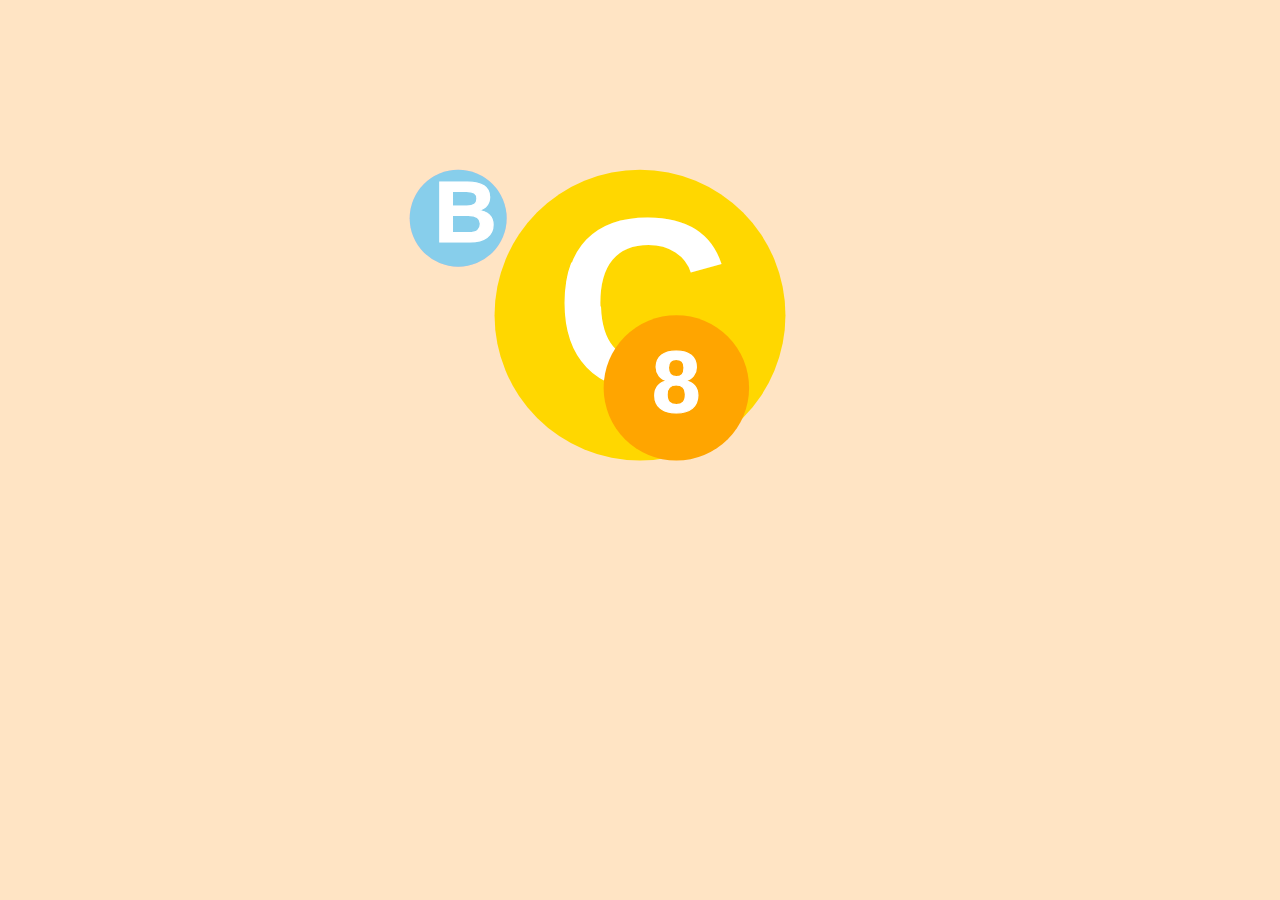
<file: index.html>
<!DOCTYPE html>
<html lang="ja">
<head>
    <meta charset="UTF-8">
    <meta http-equiv="X-UA-Compatible" content="IE=edge">
    <meta name="viewport" content="width=device-width, initial-scale=1.0">
    <title>svgれんしゅう</title>
    <link rel ="stylesheet" href="css/styles.css">
</head>
<body>
  <div class="contents">
    <div class="svg-wrapper">
   <svg width="660" height="660" viewBox="0 0 660 660">

     
     <g class="gold-button">
       <circle cx="330" cy="260" r="120" fill="gold"/>
       <text x="260" y="320"class="gold-text">C</text>
     </g>
     
    <g class="orange-button" id="target3">
      <circle cx="360" cy="320" r="60" fill="orange"/>
      <text x="340" y="340"class="orange-text">8</text>
    </g>
    
    <g class="transparent-button">
     
      <text x="150" y="200"class="transparent-text">BA</text>
    </g>
    
    <g class="pink-button"id="target2" >
       <circle cx="180" cy="180" r="40" fill="pink"/>
       <text x="160" y="200"class="pink-text">1</text>
    </g>
   
    
    <g class="skyblue-button" id="target1">
       <circle cx="180" cy="180" r="40" fill="skyblue"/>
       <text x="160" y="200"class="skyblue-text"id="text1">B</text>
    </g>
  
   </svg>
  </div>
</div>

   <script>
     ['target1', 'target2', 'target3'].forEach((target) => {
  document.getElementById(target).addEventListener('click', function() {

    this.classList.toggle('moved');
  });
});

     document.getElementById('target1').addEventListener('click', function update() {
         document.getElementById('text1').textContent = '2';
         
         
  });

   



    // (function() {
    //   'use strict';

    //   document.getElementById('target1').addEventListener('click', function() {
    //     this.setAttribute('pink-text', 'pink-button moved');
    //     this.classList.toggle('moved1');
    //   });
    // })();
   
  </script>
</body>
</html>
</file>
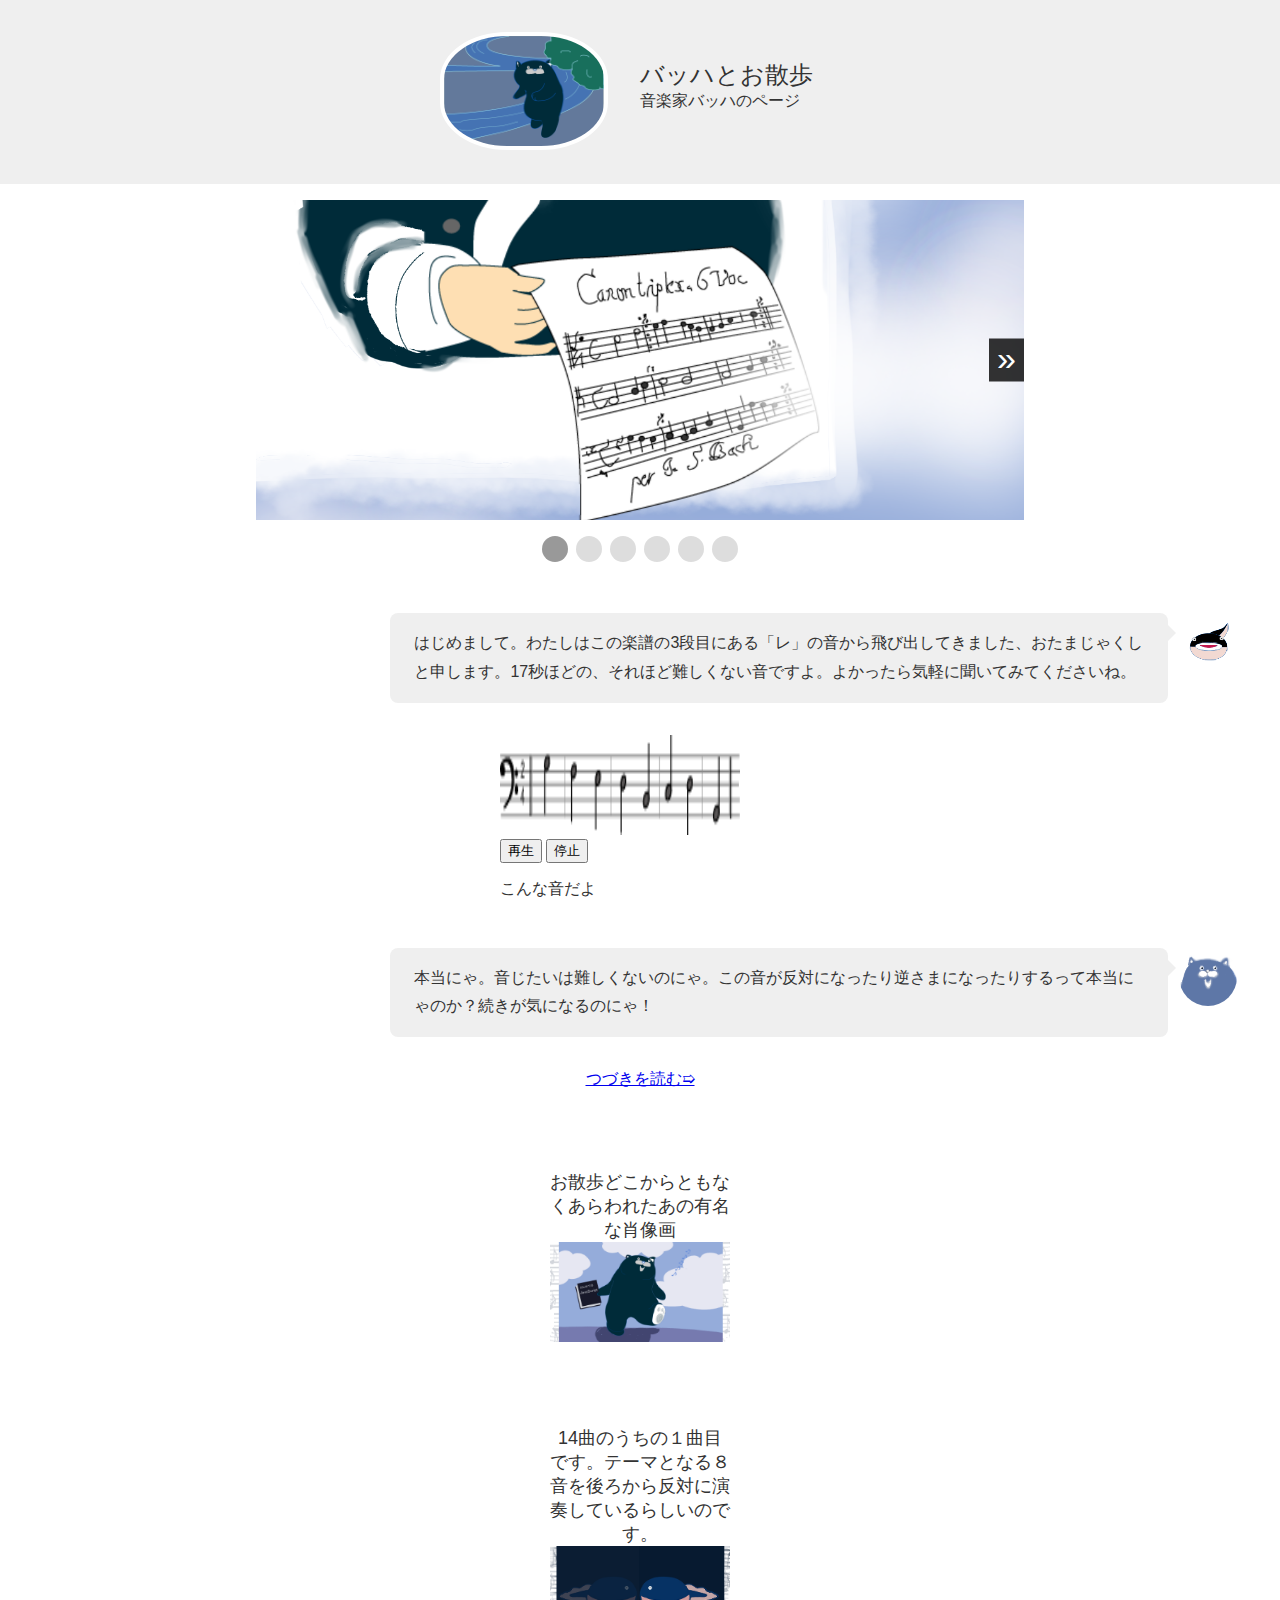
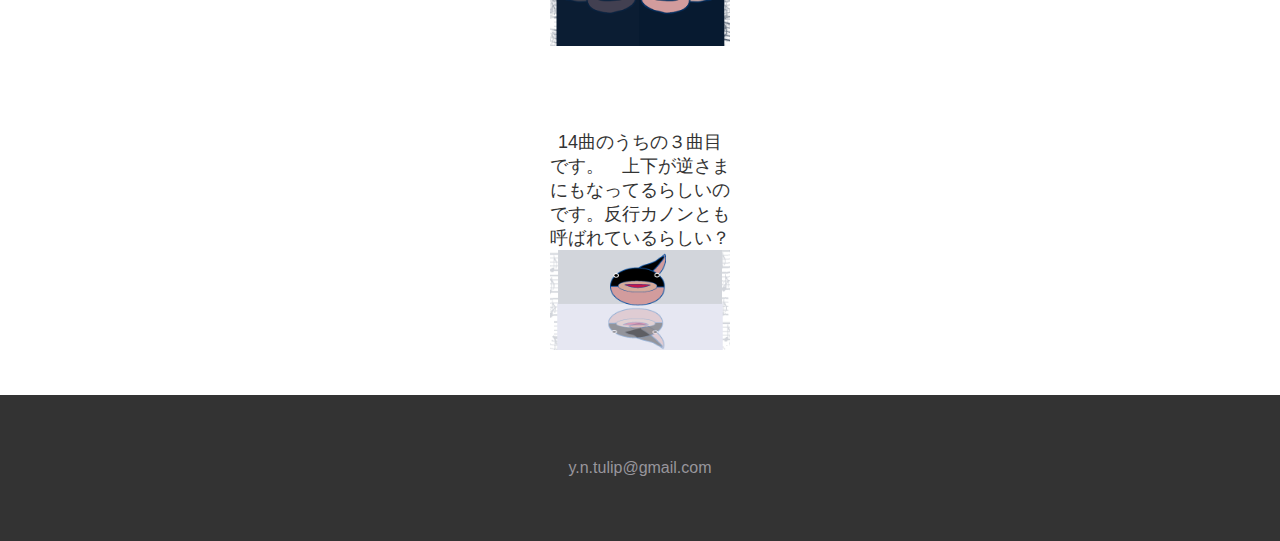
<file: page2/index.html>
<!DOCTYPE html>
<html lang="ja">
  <head>
    <meta charset="UTF-8">
    <meta http-equiv="X-UA-Compatible" content="IE=edge">
    <meta name="viewport" content="width=device-width, initial-scale=1.0">
    <title>My Carousel</title>
    <link rel="stylesheet" href="css/style.css">
  </head>
  <body>
    <header>
      <div class="container1">
        <div class="icon">
          <img src="img\neko.top.gif" width="160" height="110" alt="ゆきにゃあのお散歩アイコンです"> 
        </div>
        <div class="info">
          <h1>バッハとお散歩</h1>
          <p>音楽家バッハのページ</p> 
        </div>
      </div>
    </header>
    
    <section class="carousel">
      <div class="container">
        <ul>
          <li><img src="img/pic5.png"></li>
          <li><img src="img/pic6.png"></li>
          <li><img src="img/pic7.png"></li>
          <li><img src="img/pic8.png"></li>
          <li><img src="img/pic9.png"></li>
          <li><img src="img/pic10.png"></li>
        </ul>
        
        <button id="prev">&laquo;</button>
        <button id="next">&raquo;</button>
      </div>
      
      <nav>
      </nav>
    </section>
    
    
    <div class="fukidasi-container">
      <ul class="messages">
        
        <li class="right-side">
          <div class="pic">
            <img src="img/otamajakusi.a.png">
          </div>
          <div class="text">
            はじめまして。わたしはこの楽譜の3段目にある「レ」の音から飛び出してきました、おたまじゃくしと申します。17秒ほどの、それほど難しくない音ですよ。よかったら気軽に聞いてみてくださいね。
          </div>
        </li>
        
      </ul>
    </div>
    
<!-- オーディオ -->
<div class="works-score">
  <!-- <div class="image3"> -->
        <img src="img/score.canon.1.simplex.gif"  width="240" height="100" alt="バッハ「１４のカノン」のテーマとなる８音イメージ画像です">
  
      <audio id="audio" preload="auto">
           <source src="img/canon1.simplex.mp3" type="audio/mp3">
           <p>※ご利用のブラウザでは再生することができません。</p>
      </audio>
            <input type="button" onclick="audioPlay()" value="再生">
            <input type="button" onclick="audioPause()" value="停止"> 
            <p>こんな音だよ</p>
   </div>
</div>

  
    <!-- <section class="works-score">
      <h1>「１４のカノン」テーマとなる８音
      <img src="img\score.canon.1.simplex.gif" width="240" 　　　height="100" alt="バッハ「１４のカノン」のテーマとなる８音イメージ画像です"></h1>
      
　　　　<h1>「１４のカノン」のテーマとなる８音
        バッハがこちらに向かって差し出してる楽譜の一番下に書いてある音でもあります</h1>

      
      <figure>
        <figcaption>こんな音だよ</figcaption>
        <audio
        controls
        src="img\canon1.simplex.mp3">
        Your browser does not support the
        <code>audio</code> element.
      </audio>
    </figure>
  </section>    -->
  
  
  
  
  <div class="fukidasi-container">
    <ul class="messages">
      
      <li class="right-side">
        <div class="pic">
          <img src="img\neko.icon.png">
        </div>
        <div class="text">
          本当にゃ。音じたいは難しくないのにゃ。この音が反対になったり逆さまになったりするって本当にゃのか？続きが気になるのにゃ！
        </div>
      </li>
      
    </ul>
  </div>


  <!-- つづきを読むリンク -->
  <section class="works">
    <a href="../page3/index.html">つづきを読む➯</a>
   </section>


  <section class="works">
    <h1>お散歩どこからともなくあらわれたあの有名な肖像画</h1>
    <a href="../index.html"><img src="img\button1.png" width="180" height="100" alt="肖像画の手元の画像です"></a>
  </section>

  <section class="works">
    <h1>14曲のうちの１曲目です。テーマとなる８音を後ろから反対に演奏しているらしいのです。</h1>
    <a href="../page3/index.html"><img src="img\button.3.png" width="180" height="100" alt="カニのような楽譜イメージ画像です"></a>
  </section>

  <section class="works">
    <h1>14曲のうちの３曲目です。　上下が逆さまにもなってるらしいのです。反行カノンとも呼ばれているらしい？</h1>
    <a href="../page4/index.html"><img src="img\button.4.png" width="180" height="100" alt="上下逆の楽譜イメージ画像です"></a>
  </section>
　
  <footer>
    <li class="footer-text">y.n.tulip@gmail.com</li>
  </footer>

  <script src="js/main.js"></script>
</body>
</html>
</file>
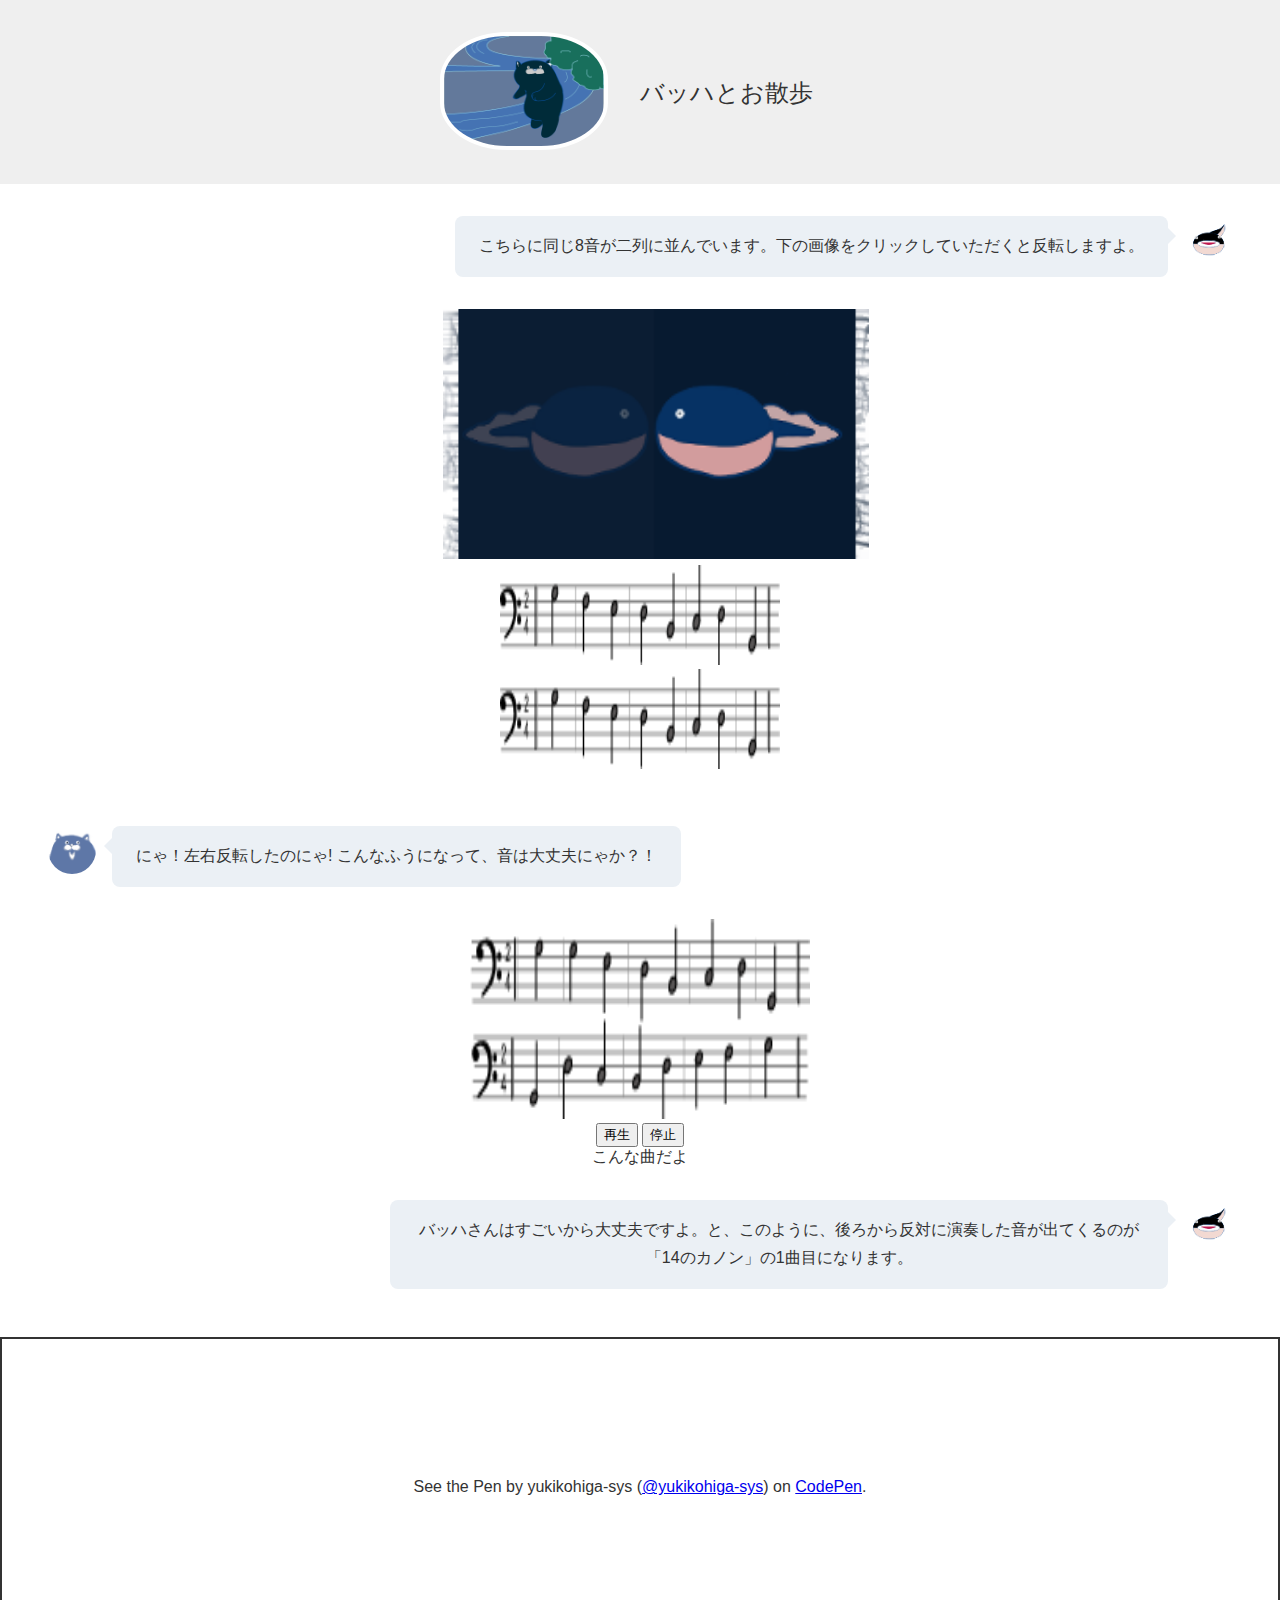
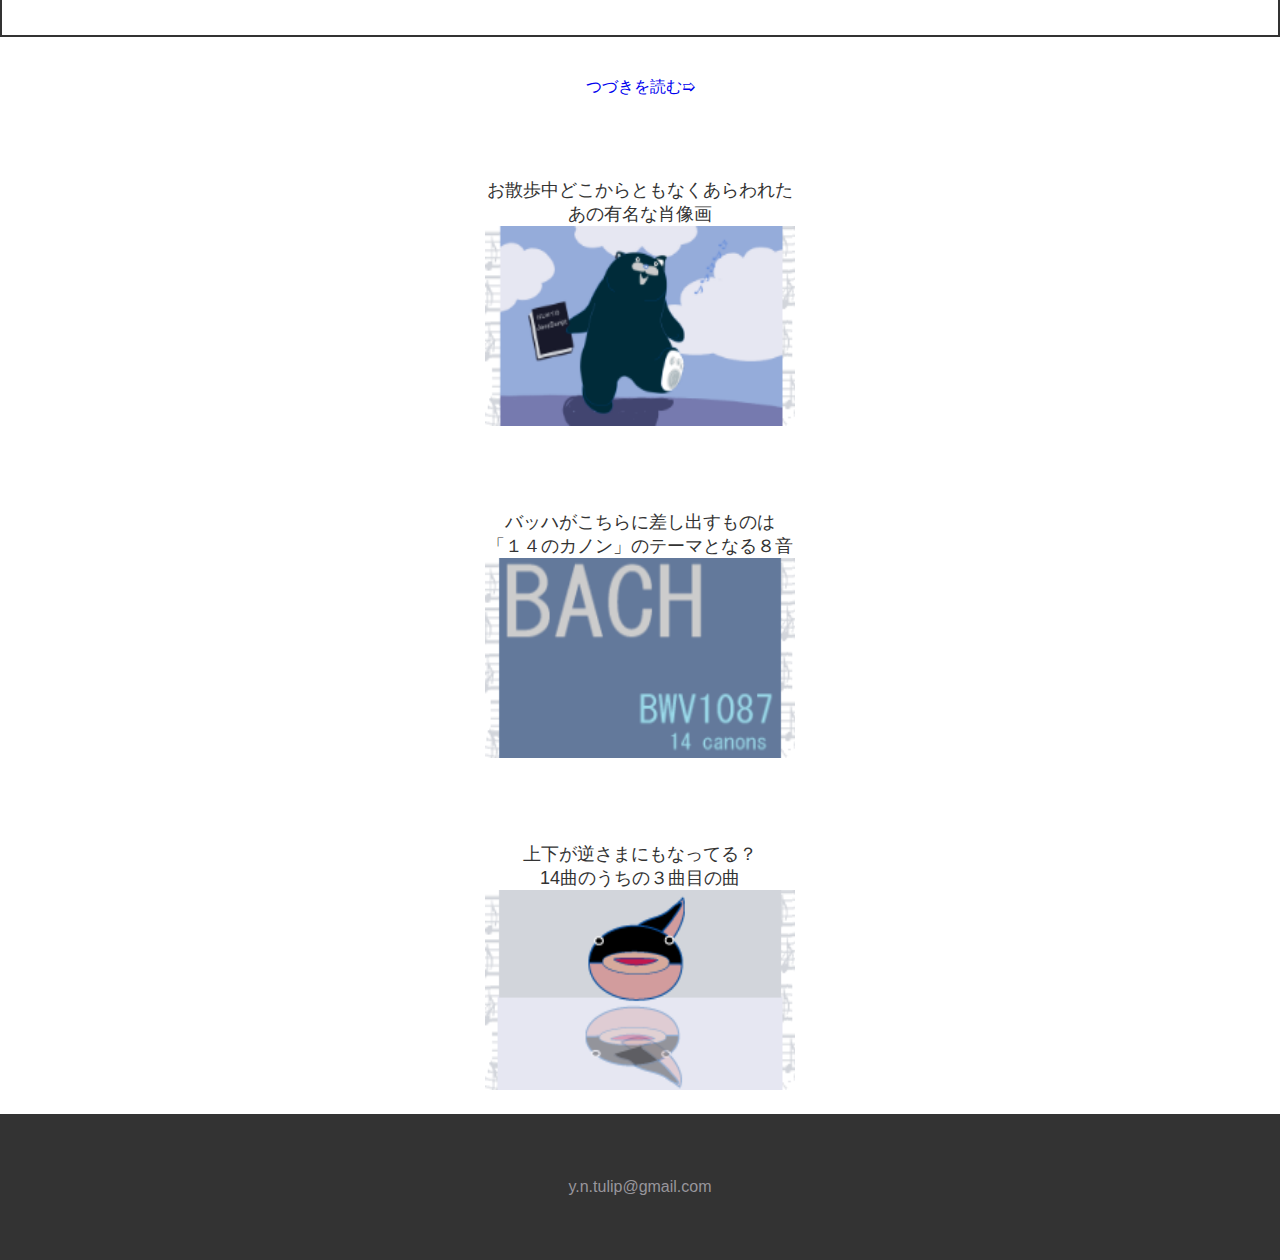
<file: page3/index.html>
<!DOCTYPE html>
<html lang="ja">
<head>
  <meta charset="UTF-8">
  <meta http-equiv="X-UA-Compatible" content="IE=edge">
  <meta name="viewport" content="width=device-width, initial-scale=1.0">
  <title>14のカノンの3曲目</title>
  <link rel="stylesheet" href="css/style.css">
</head>
  <body>
    <header>
        <div class="container1">
           <div class="icon">
              <img src="img\neko.top.gif" width="160" height="110" alt="ゆきにゃあのお散歩アイコンです"> 
           </div>
        <div class="info">
              <h1>バッハとお散歩</h1>
              <!-- <p>音楽家バッハのページ</p>  -->
      <!--<ul> --   
              </ul> -->
          </div>
        </div>
      </header>
      
      <div class="fukidasi-container">
         <ul class="messages">
        
            <li class="right-side">
               <div class="pic">
                 <img src="img/otamajakusi.a.png">
               </div>
                <div class="text">
                 こちらに同じ8音が二列に並んでいます。下の画像をクリックしていただくと反転しますよ。
            </div>
            </li>
        </ul>
    </div>
    
  <!-- 動くスタイル -->
  <div class="container2"id="target1">
     <div class="works-move">
    　　<img src="img\button.3.png" 
    　　width="342" height="250" alt="楽譜イメージ画像です"> 
     </div>
     <div>
        <img src="img\score.canon.1.simplex.gif" width="280" height="100" alt="楽譜イメージ画像です">
     </div>
  </div>
   <section class="works-move"id="target2">
        <img src="img\score.canon.1.simplex.gif" width="280" height="100" alt="楽譜イメージ画像です">
  </section>

    <!-- ふきだし -->
　　<div class="fukidasi-container">
       <ul class="messages">
      
          <li class="left-side">
             <div class="pic">
               <img src="img/neko.icon.png">
             </div>
              <div class="text">
               にゃ！左右反転したのにゃ! こんなふうになって、音は大丈夫にゃか？！
          </div>
          </li>
      </ul>
  </div>
    

<!-- 音が出る楽譜あたり -->
<div class="works">
            <img src="img/score.a.2-thumbnail2.gif"  width="340" height="200" alt="14のカノンの1曲目の楽譜イメージ画像です">
       

<div class="works">
   <audio id="audio" preload="auto">
               <source src="img/canon14.1.mp3" type="audio/mp3">
               <p>※ご利用のブラウザでは再生することができません。</p>
        </audio>
  <input type="button" onclick="audioPlay()" value="再生">
  <input type="button" onclick="audioPause()" value="停止"><li>こんな曲だよ</li> 

</div>

    



<div class="fukidasi-container">
    <ul class="messages">
      
      <li class="right-side">
        <div class="pic">
          <img src="img\otamajakusi.a.png">
        </div>
        <div class="text">
          バッハさんはすごいから大丈夫ですよ。と、このように、後ろから反対に演奏した音が出てくるのが「14のカノン」の1曲目になります。
        </div>
      </li>

    </ul>
  </div>

  <section class="works">
    <p class="codepen" data-height="300" data-theme-id="light" data-default-tab="js" data-slug-hash="JjNaBMx" data-user="yukikohiga-sys" style="height: 300px; box-sizing: border-box; display: flex; align-items: center; justify-content: center; border: 2px solid; margin: 1em 0; padding: 1em;">
      <span>See the Pen <a href="https://codepen.io/yukikohiga-sys/pen/JjNaBMx">
      </a> by yukikohiga-sys (<a href="https://codepen.io/yukikohiga-sys">@yukikohiga-sys</a>)
      on <a href="https://codepen.io">CodePen</a>.</span>
    </p>
    <script async src="https://cpwebassets.codepen.io/assets/embed/ei.js"></script>
    
  </section>



<!-- つづきを読むリンク -->
<section class="next-button">
  <a href="../page4/index.html">つづきを読む➯</a>
 </section>





  <section class="works">
    <h1>お散歩中どこからともなくあらわれた<br>あの有名な肖像画</h1>
    <a href="../index.html"><img src="img\button1.png" width="310" height="200" alt="肖像画の手元の画像です"></a>
  </section>

<section class="works">
  <h1>バッハがこちらに差し出すものは<br>「１４のカノン」のテーマとなる８音</h1>
  <a href="../page2/index.html"><img src="img\button2.png" width="310" height="200" alt="肖像画の手元の画像です"></a>
</section>

<section class="works">
  <h1>上下が逆さまにもなってる？<br>14曲のうちの３曲目の曲</h1>
  <a href="../page4/index.html"><img src="img\button.4.png" width="310" height="200" alt="上下逆さまの楽譜イメージです"></a>
</section>

<script src="myscript.js"></script>

<footer>
  <li class="footer-text">y.n.tulip@gmail.com</li>
</footer>

</body>

</html>
</file>
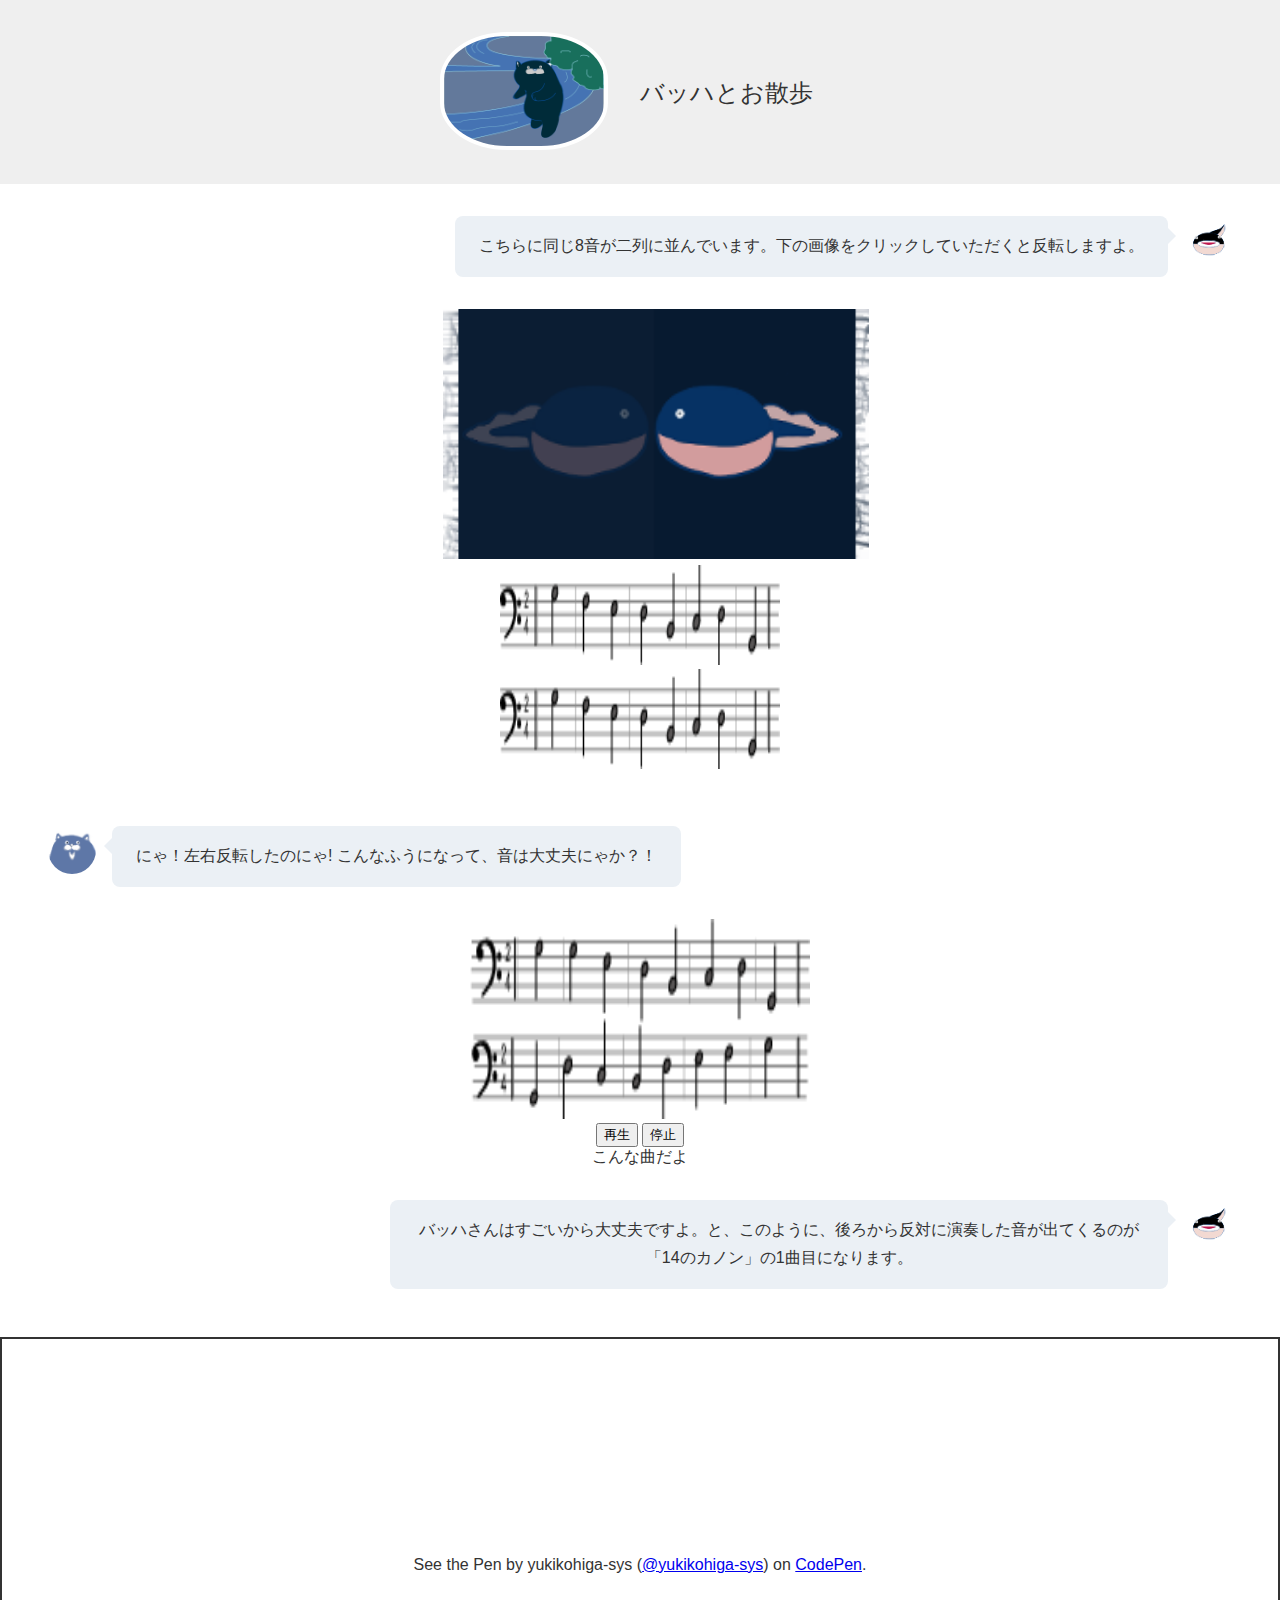
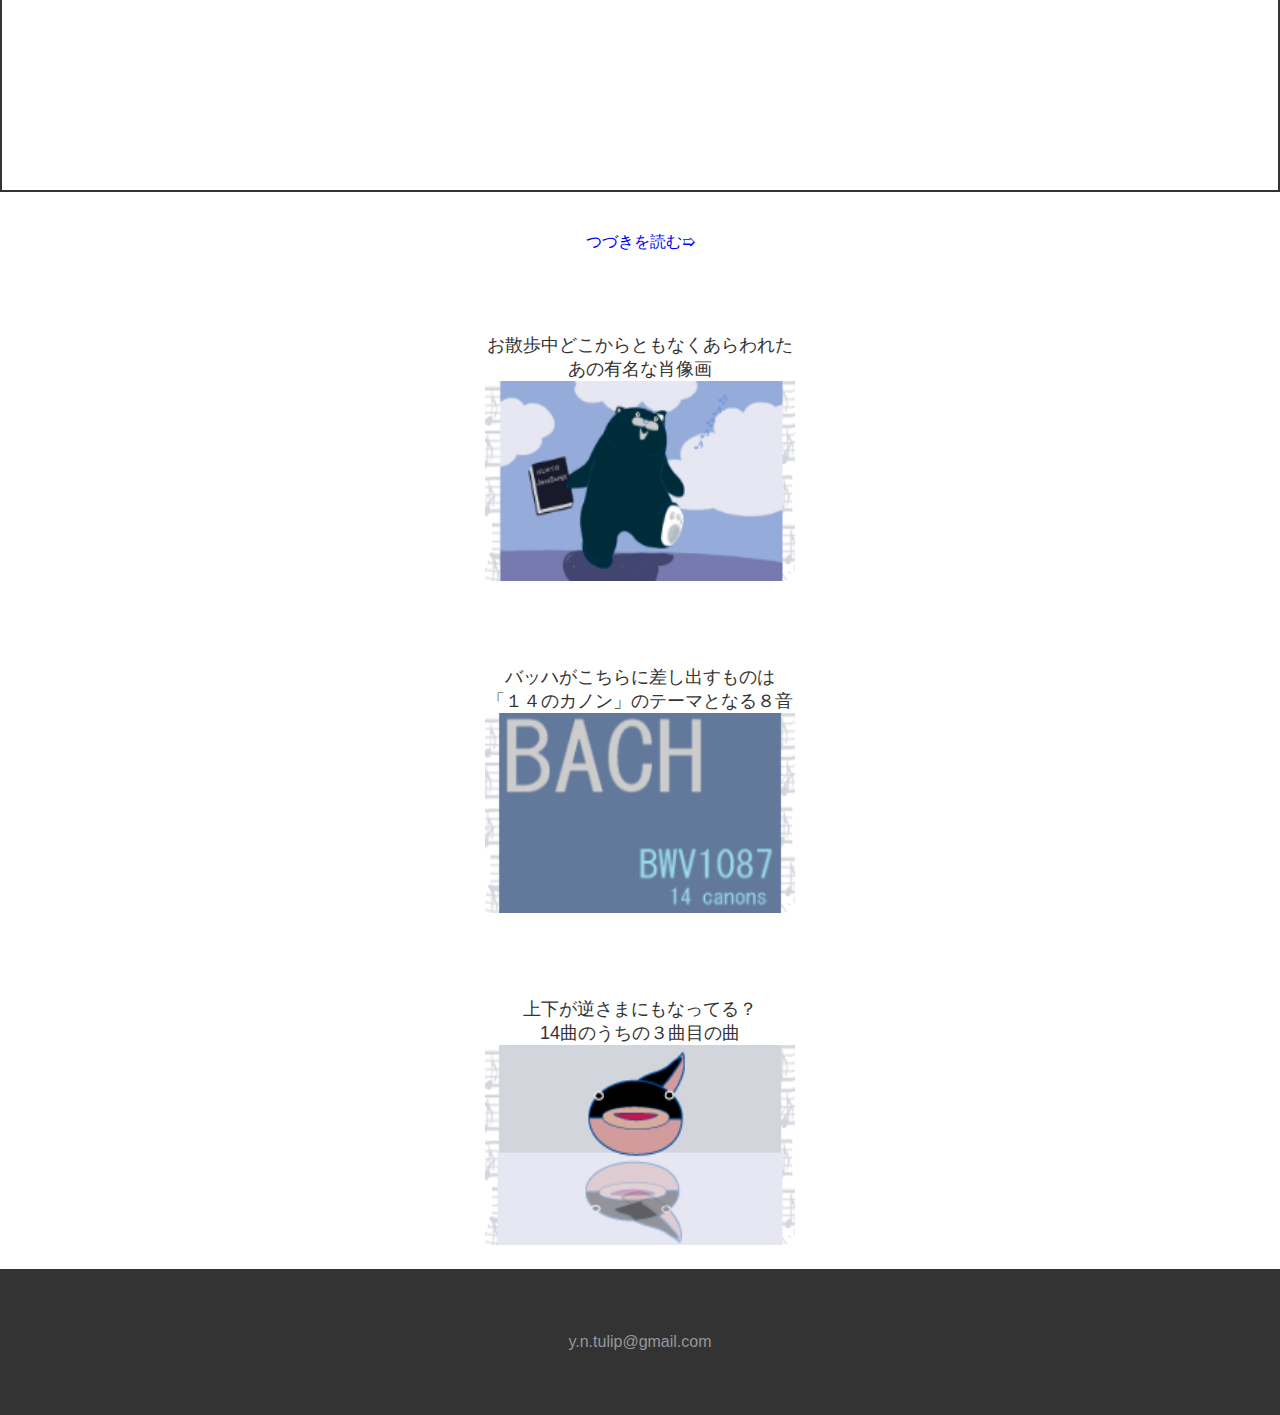
<file: page4/index.html>
<!DOCTYPE html>
<html lang="ja">
<head>
  <meta charset="UTF-8">
  <meta http-equiv="X-UA-Compatible" content="IE=edge">
  <meta name="viewport" content="width=device-width, initial-scale=1.0">
  <title>14のカノンの3曲目</title>
  <link rel="stylesheet" href="css/style.css">
</head>
  <body>
    <header>
        <div class="container1">
           <div class="icon">
              <img src="img\neko.top.gif" width="160" height="110" alt="ゆきにゃあのお散歩アイコンです"> 
           </div>
        <div class="info">
              <h1>バッハとお散歩</h1>
              <!-- <p>音楽家バッハのページ</p>  -->
      <!--<ul> --   
              </ul> -->
          </div>
        </div>
      </header>
      
      <div class="fukidasi-container">
         <ul class="messages">
        
            <li class="right-side">
               <div class="pic">
                 <img src="img/otamajakusi.a.png">
               </div>
                <div class="text">
                 こちらに同じ8音が二列に並んでいます。下の画像をクリックしていただくと反転しますよ。
            </div>
            </li>
        </ul>
    </div>
    
  <!-- 動くスタイル -->
  <div class="container2"id="target1">
     <div class="works-move">
    　　<img src="img\button.3.png" 
    　　width="342" height="250" alt="楽譜イメージ画像です"> 
     </div>
     <div>
        <img src="img\score.canon.1.simplex.gif" width="280" height="100" alt="楽譜イメージ画像です">
     </div>
  </div>
   <section class="works-move"id="target2">
        <img src="img\score.canon.1.simplex.gif" width="280" height="100" alt="楽譜イメージ画像です">
  </section>

    <!-- ふきだし -->
　　<div class="fukidasi-container">
       <ul class="messages">
      
          <li class="left-side">
             <div class="pic">
               <img src="img/neko.icon.png">
             </div>
              <div class="text">
               にゃ！左右反転したのにゃ! こんなふうになって、音は大丈夫にゃか？！
          </div>
          </li>
      </ul>
  </div>
    

<!-- 音が出る楽譜あたり -->
<div class="works">
            <img src="img/score.a.2-thumbnail2.gif"  width="340" height="200" alt="14のカノンの1曲目の楽譜イメージ画像です">
       

<div class="works">
   <audio id="audio" preload="auto">
               <source src="img/canon14.1.mp3" type="audio/mp3">
               <p>※ご利用のブラウザでは再生することができません。</p>
        </audio>
  <input type="button" onclick="audioPlay()" value="再生">
  <input type="button" onclick="audioPause()" value="停止"><li>こんな曲だよ</li> 

</div>

    



<div class="fukidasi-container">
    <ul class="messages">
      
      <li class="right-side">
        <div class="pic">
          <img src="img\otamajakusi.a.png">
        </div>
        <div class="text">
          バッハさんはすごいから大丈夫ですよ。と、このように、後ろから反対に演奏した音が出てくるのが「14のカノン」の1曲目になります。
        </div>
      </li>

    </ul>
  </div>

  <section class="works">
    <p class="codepen" data-height="455" data-theme-id="light" data-default-tab="html,result" data-slug-hash="JjNaBMx" data-preview="true" data-user="yukikohiga-sys" style="height: 455px; box-sizing: border-box; display: flex; align-items: center; justify-content: center; border: 2px solid; margin: 1em 0; padding: 1em;">
      <span>See the Pen <a href="https://codepen.io/yukikohiga-sys/pen/JjNaBMx">
      </a> by yukikohiga-sys (<a href="https://codepen.io/yukikohiga-sys">@yukikohiga-sys</a>)
      on <a href="https://codepen.io">CodePen</a>.</span>
    </p>
    <script async src="https://cpwebassets.codepen.io/assets/embed/ei.js"></script>
    
  </section>



<!-- つづきを読むリンク -->
<section class="next-button">
  <a href="../page4/index.html">つづきを読む➯</a>
 </section>





  <section class="works">
    <h1>お散歩中どこからともなくあらわれた<br>あの有名な肖像画</h1>
    <a href="../index.html"><img src="img\button1.png" width="310" height="200" alt="肖像画の手元の画像です"></a>
  </section>

<section class="works">
  <h1>バッハがこちらに差し出すものは<br>「１４のカノン」のテーマとなる８音</h1>
  <a href="../page2/index.html"><img src="img\button2.png" width="310" height="200" alt="肖像画の手元の画像です"></a>
</section>

<section class="works">
  <h1>上下が逆さまにもなってる？<br>14曲のうちの３曲目の曲</h1>
  <a href="../page4/index.html"><img src="img\button.4.png" width="310" height="200" alt="上下逆さまの楽譜イメージです"></a>
</section>

<script src="myscript.js"></script>

<footer>
  <li class="footer-text">y.n.tulip@gmail.com</li>
</footer>

</body>

</html>
</file>
<file: css/styles.css>
body {
    margin-top:0;
    padding: 0;
    text-align: center;
    background-color: bisque;
  }

  .contents {
    max-width: 800px;
    margin: auto;
}
.svg-wrapper {
    position: relative;
    width: 100%;
    padding-top: 100%; /* SVG高さ / SVG幅 * 100 */
}
.svg-wrapper svg {
    position: absolute;
    top: 0;
    left: 0;
    width: 100%;
    height: 100%;
}

/* .gold-button{
   position: absolute; 
} */
.transparent-text{
  font-size: 42px;
  font-weight: medium;
  font-family: Arial;
  fill: #fff;
  stroke: #fff;
  cursor: pointer;
  
}

.orange-text {
  font-size: 72px;
  font-weight: bold;
  font-family: Arial;
  fill: #fff;
  stroke: #fff;
  cursor: pointer;
  }

.gold-text {
    font-size: 200px;
    font-weight: bold;
    font-family: Arial;
    fill: #fff;
    stroke: #fff;
    animation: text-move 3s ease-out;
    stroke-dasharray: 300;
  }

.pink-text {
    font-size: 72px;
    font-weight: bold;
    font-family: Arial;
    
    fill: #fff;
    stroke: #fff;
    /* transition: transform ease-out 1s; */
    cursor: pointer;
  }

  .skyblue-text {
    font-size: 72px;
    font-weight: bold;
    font-family: Arial;
    fill: #fff;
    stroke: #fff;
    /* transition: transform ease-out 1s; */
    cursor: pointer;
  }
  
  .skyblue-button.moved{
    transform: translateX(-80px);
    transition: transform ease-out 1s; 
  }
  
  .pink-button.moved {
    transform: translateX(80px);
    transition: transform ease-out 1s; 
  }
  .orange-button.moved {
    transform: translateX(120px);
    transition: transform ease-out 1s; 
  }
</file>
<file: page2/css/style.css>
body {
    /* background-color: pink; */
      color: #333;
      font-family: Verdana,  sans-serif;
      display: inline-block;
      margin: 0;
      list-style: none;
  
     }
     
     header {
       background-color: #efefef;
       /* background-color: tomato; */
       
       margin-left: auto;
       margin-right: auto;
       align-items: center;
       padding-top: 32px;
       padding-bottom: 30px;
     }
     
     footer {
      padding: 64px 0;
      margin-top: 20px;
      background: rgba(0, 0, 0, .8);
      color: #98969c;
      text-align: center;
    }

     .container1 {
         /* background-color:green; */
         width: 400px;
         margin-left: auto;
         margin-right: auto;
         display: flex;
         align-items: center;
     }
     
     .icon img {
         border-radius: 40%;
         border-width: 4px;
         border-style: solid;
         border-color: white;
     }
     
     .info {
         /* background-color: tomato; */
         margin-left: 32px;
     }
     
     .info h1 {
         font-weight: normal;
         font-size: 24px;
         margin: 0;
     }
     .info p {
         margin: 0;
         margin-bottom: 16px;
     }
     /* .info ul {
         margin: 0;
         padding: 0;
         list-style: none;
         display: flex;
     }
     .info ul li {
         margin-right: 8px;
     }
      */
  
     
  
  
  .carousel {
      width: 80%;
      max-width: 60%;
      margin: 16px auto;
    }
    
    .container {
      width: 100%;
      height: 320px;
      overflow: hidden;
      position: relative;
    }
    
    ul {
      list-style: none;
      margin: 0;
      padding: 0;
      height: 100%;
      display: flex;
      transition: transform .3s;
    }
    
    li {
      height: 100%;
      min-width: 100%;
    }
    
    li img {
      width: 100%;
      height: 100%;
      object-fit: cover;
    }
    
    #prev,
    #next {
      position: absolute;
      top: 50%;
      transform: translateY(-50%);
      border: none;
      background: rgba(0, 0, 0, .8);
      color: #fff;
      font-size: 34px;
      padding: 0 8px 4px;
      cursor: pointer;
    }
    
    #prev:hover,
    #next:hover {
      opacity: .8;
    }
    
    #prev {
      left: 0;
    }
    
    #next {
      right: 0;
    }
    
    .hidden {
      display: none;
    }
    
    nav {
      margin-top: 16px;
      text-align: center;
    }
    
    nav button + button {
      margin-left: 8px;
    }
    
    nav button {
      border: none;
      width: 26px;
      height: 26px;
      background: #ddd;
      border-radius: 50%;
      cursor: pointer;
    }
    
    nav .current {
      background: #999;
    }
  
     
  
    .fukidasi-container {
      padding: 32px;
      
    }
    
    .messages {
      margin: 0;
      padding: 0;
      list-style: none;
      
    }
    
    .messages li {
      display: flex;
    }
    
    .messages li + li {
      margin-top: 32px;
    }
    
    li.right-side {
      flex-direction: row-reverse;
    }
    
    .pic {
      /* background: pink; */
      width: 80px;
      text-align: center;
    }
    
    .pic img {
      width: 58px;
      height: 58px;
      border-radius: 50%;
    }
    
    .text {
      background:#efefef ;
      border-radius: 8px;
      padding: 16px 24px;
      max-width: 60%;
      line-height: 1.8;
      position: relative;
    }
    
    .text::before {
      content: '';
      width: 0;
      height: 0;
      /* border: 8px solid #fff; */
      border: 8px solid transparent;
      position: absolute;
    }
    
    
    
    .right-side .text::before {
      top: 12px;
      right: -16px;
      border-left-color: #efefef;
    }
  
  
  
  
  /* オーディオのあたり */
  
    .works-score{
      width: 280px;
      margin-left: auto;
      margin-right: auto;
      cursor: pointer;
     }
  .works-score > h1 {
      font-weight: normal;
      font-size: 16px;
      text-align: center;
      margin-top: 0px;
      margin-bottom: 0px;
  }
  
  
    .works-score> section  {
      margin-bottom: 60px;
  }
    .works-score> figure  {
      margin-left: auto;
      margin-right: auto;
      text-align: center;
  }
  
  /* つづきを読むリンク */
.works{
  margin: auto;
  text-align: center;
}


  /* フッターの直前のあたり */
    .works {
      width: 180px;
      margin-left: auto;
      margin-right: auto;
      cursor: pointer;
     }
  .works > h1 {
      font-weight: normal;
      font-size: 18px;
      text-align: center;
      margin-top: 80px;
      margin-bottom: 0px;
  }
  
  
    .works> section  {
      margin-bottom: 60px;
  }
</file>
<file: page3/css/style.css>
body {
    /* background-color: pink; */
    align-items: center;
      color: #333;
      font-family: Verdana,  sans-serif;
      margin: 0;
      list-style: none;
      /* display: inline-block;*/
     }
     
     header {
       background-color: #efefef;
       /* background-color: tomato; */
       
       margin-left: auto;
       margin-right: auto;
       align-items: center;
       padding-top: 32px;
       padding-bottom: 30px;
     }

     footer {
      padding: 64px 0;
      margin-top: 20px;
      background: rgba(0, 0, 0, .8);
      color: #98969c;
      text-align: center;
    }
     
     
    .container1 {
      /* background-color:green; */
         width: 400px;
         margin-left: auto;
         margin-right: auto;
         display: flex;
         align-items: center;
         
        }
        
        .icon img {
          border-radius: 40%;
          border-width: 4px;
          border-style: solid;
          border-color: white;
     }
     
     .info {
       /* background-color:blue; */
       margin-left: 32px;
      }
      
     .info h1 {
       font-weight: normal;
       font-size: 24px;
       margin: 0;
      }
      .info p {
        margin: 0;
        margin-bottom: 14px;
     }
     
     
     /* 画像を反転させる */

    .container2 {
      text-align: center;
      margin-left: auto;
      margin-right: auto;
      user-select: none;
      }





     .works-move{
      text-align: center;
      margin-left: auto;
      margin-right: auto;
      user-select: none;
    }  

    
    .works-move  img {
      cursor: pointer;
      user-select: none;
     }


 


/* 動くスタイル   */
     .circle1 {
        margin-left: auto;
        margin-right: auto;
        transform: scale(-1,1);
        transition-duration: 1s;
        user-select: none;
      } 
    
      .circle2 {
        transform: scale(1,-1);
        transition-duration: 2s;
        user-select: none;
        
      }
      
      .circle3 {
        margin-left: auto;
        margin-right: auto;
        transform: scale(-1,1);
        transition-duration: 1s;
        user-select: none;
      }
      
      /* 吹き出し */
      .fukidasi-container {
        padding: 32px;
      }
      
      .messages {
        margin: 0;
        padding: 0;
        list-style: none;
      }
      
      .messages li {
  display: flex;
}

.messages li + li {
  margin-top: 32px;
}
li.right-side {
flex-direction: row-reverse;
}

.pic {
  /* background: pink; */
  width: 80px;
  text-align: center;
}

.pic img {
  width: 48px;
  height: 48px;
  border-radius: 50%;
}

.text {
  background: rgb(235, 240, 245);
  border-radius: 8px;
  padding: 16px 24px;
  max-width: 60%;
  line-height: 1.8;
  position: relative;
}

.text::before {
  content: '';
  width: 0;
  height: 0;
  /* border: 8px solid #fff; */
  border: 8px solid transparent;
  position: absolute;
}

.left-side .text::before {
  top: 12px;
  left: -16px;
  border-right-color: rgb(235, 240, 245);
}

.right-side .text::before {
  top: 12px;
  right: -16px;
  border-left-color:rgb(235, 240, 245);
}



/* つづきを読むリンク */
.next-button {
  margin: auto;
  text-align: center;
  margin-top: 40px;
  cursor: pointer;
}

.next-button > a {
  text-decoration: none; 
}  



.works {
    text-align: center;
    margin-left: auto;
    margin-right: auto;
    /* cursor: pointer; */
  }
 .works > h1 {
        font-weight: normal;
        font-size: 18px;
        text-align: center;
        margin-top: 80px;
        margin-bottom: 0px;
      }
      
      
/* .works> section  {
        margin-bottom: 60px;
      }
      
.scoreimage {
      text-align: center;
      margin-left: auto;
      margin-right: auto;
      
    } */
    /* オーディオボタン input要素のうちtype属性値がbuttonのものに対して装飾 */
input[type="button"] {
 
    cursor: pointer;
  
    }
</file>
<file: page4/css/style.css>
body {
    /* background-color: pink; */
    align-items: center;
      color: #333;
      font-family: Verdana,  sans-serif;
      margin: 0;
      list-style: none;
      /* display: inline-block;*/
     }
     
     header {
       background-color: #efefef;
       /* background-color: tomato; */
       
       margin-left: auto;
       margin-right: auto;
       align-items: center;
       padding-top: 32px;
       padding-bottom: 30px;
     }

     footer {
      padding: 64px 0;
      margin-top: 20px;
      background: rgba(0, 0, 0, .8);
      color: #98969c;
      text-align: center;
    }
     
     
    .container1 {
      /* background-color:green; */
         width: 400px;
         margin-left: auto;
         margin-right: auto;
         display: flex;
         align-items: center;
         
        }
        
        .icon img {
          border-radius: 40%;
          border-width: 4px;
          border-style: solid;
          border-color: white;
     }
     
     .info {
       /* background-color:blue; */
       margin-left: 32px;
      }
      
     .info h1 {
       font-weight: normal;
       font-size: 24px;
       margin: 0;
      }
      .info p {
        margin: 0;
        margin-bottom: 14px;
     }
     
     
     /* 画像を反転させる */

    .container2 {
      text-align: center;
      margin-left: auto;
      margin-right: auto;
      user-select: none;
      }





     .works-move{
      text-align: center;
      margin-left: auto;
      margin-right: auto;
      user-select: none;
    }  

    
    .works-move  img {
      cursor: pointer;
      user-select: none;
     }


 


/* 動くスタイル   */
     .circle1 {
        margin-left: auto;
        margin-right: auto;
        transform: scale(-1,1);
        transition-duration: 1s;
        user-select: none;
      } 
    
      .circle2 {
        transform: scale(1,-1);
        transition-duration: 2s;
        user-select: none;
        
      }
      
      .circle3 {
        margin-left: auto;
        margin-right: auto;
        transform: scale(-1,1);
        transition-duration: 1s;
        user-select: none;
      }
      
      /* 吹き出し */
      .fukidasi-container {
        padding: 32px;
      }
      
      .messages {
        margin: 0;
        padding: 0;
        list-style: none;
      }
      
      .messages li {
  display: flex;
}

.messages li + li {
  margin-top: 32px;
}
li.right-side {
flex-direction: row-reverse;
}

.pic {
  /* background: pink; */
  width: 80px;
  text-align: center;
}

.pic img {
  width: 48px;
  height: 48px;
  border-radius: 50%;
}

.text {
  background: rgb(235, 240, 245);
  border-radius: 8px;
  padding: 16px 24px;
  max-width: 60%;
  line-height: 1.8;
  position: relative;
}

.text::before {
  content: '';
  width: 0;
  height: 0;
  /* border: 8px solid #fff; */
  border: 8px solid transparent;
  position: absolute;
}

.left-side .text::before {
  top: 12px;
  left: -16px;
  border-right-color: rgb(235, 240, 245);
}

.right-side .text::before {
  top: 12px;
  right: -16px;
  border-left-color:rgb(235, 240, 245);
}



/* つづきを読むリンク */
.next-button {
  margin: auto;
  text-align: center;
  margin-top: 40px;
  cursor: pointer;
}

.next-button > a {
  text-decoration: none; 
}  



.works {
    text-align: center;
    margin-left: auto;
    margin-right: auto;
    /* cursor: pointer; */
  }
 .works > h1 {
        font-weight: normal;
        font-size: 18px;
        text-align: center;
        margin-top: 80px;
        margin-bottom: 0px;
      }
      
      
/* .works> section  {
        margin-bottom: 60px;
      }
      
.scoreimage {
      text-align: center;
      margin-left: auto;
      margin-right: auto;
      
    } */
    /* オーディオボタン input要素のうちtype属性値がbuttonのものに対して装飾 */
input[type="button"] {
 
    cursor: pointer;
  
    }
</file>
